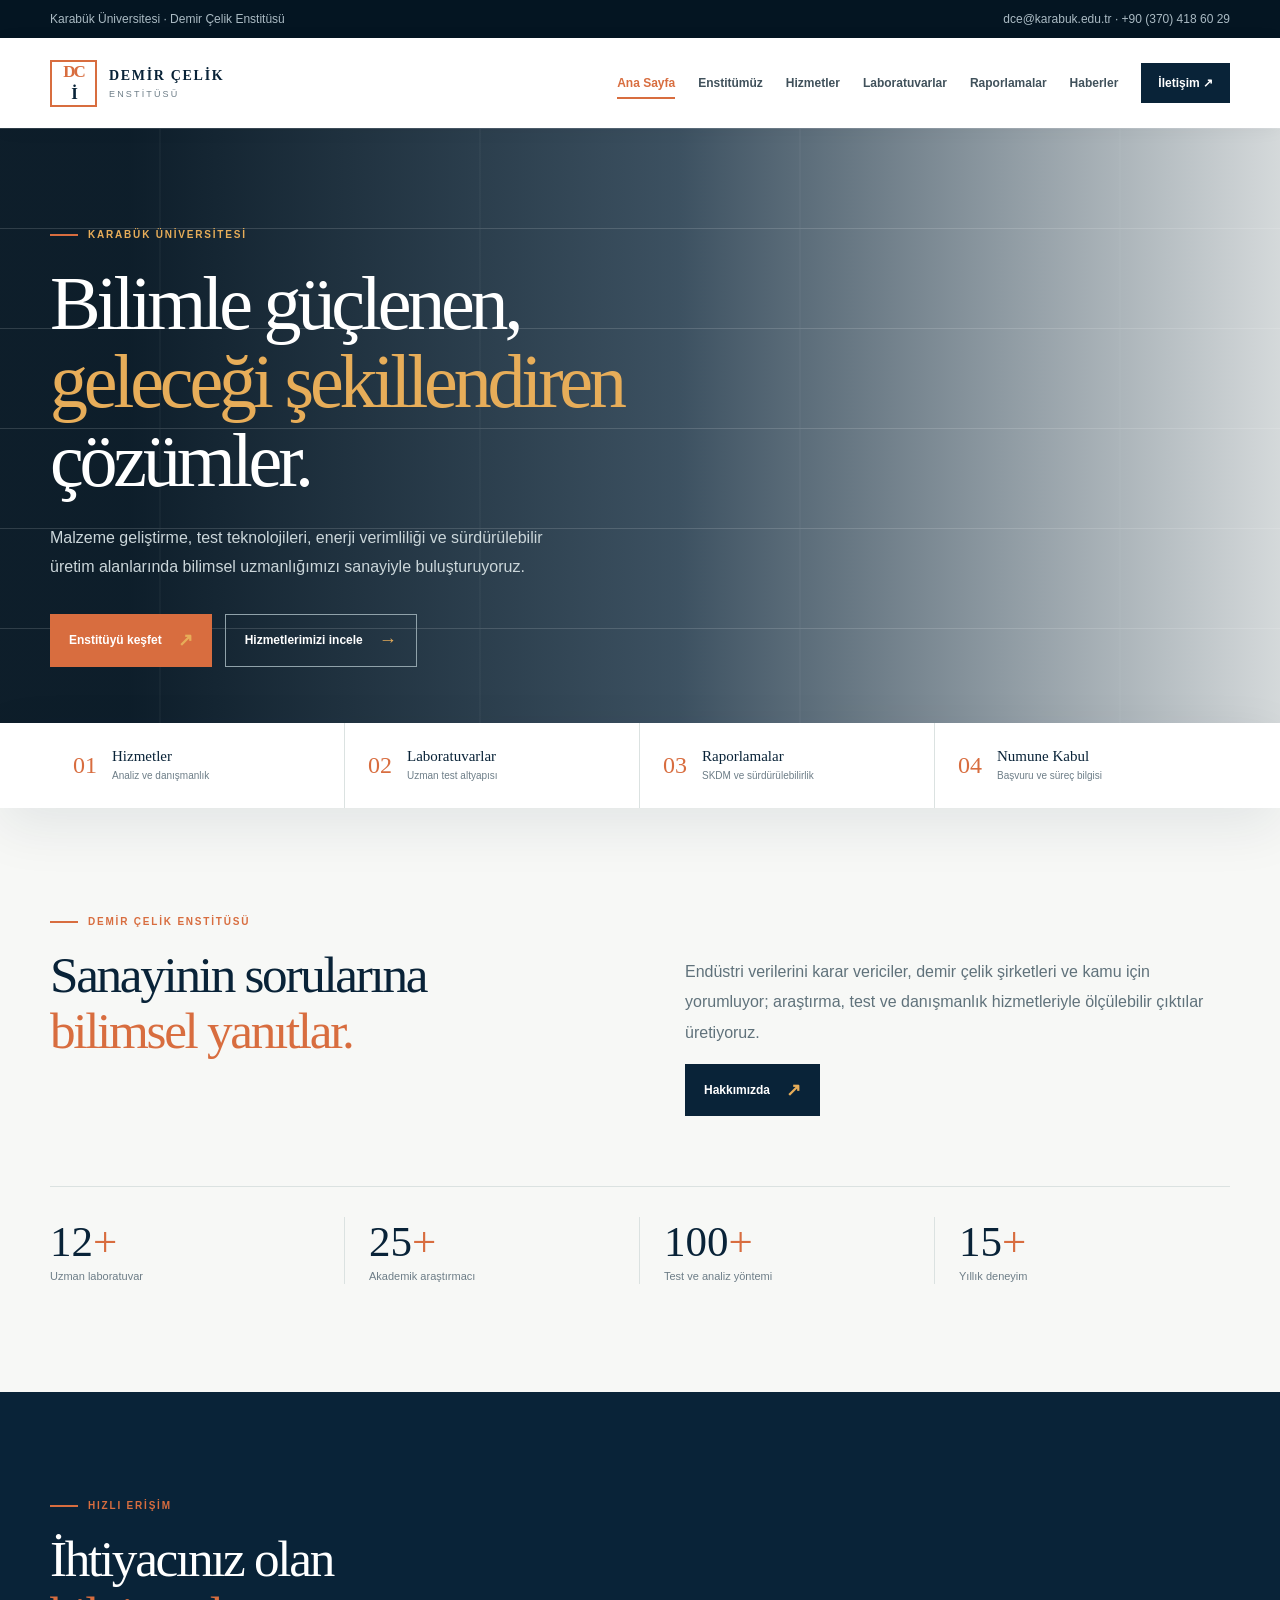
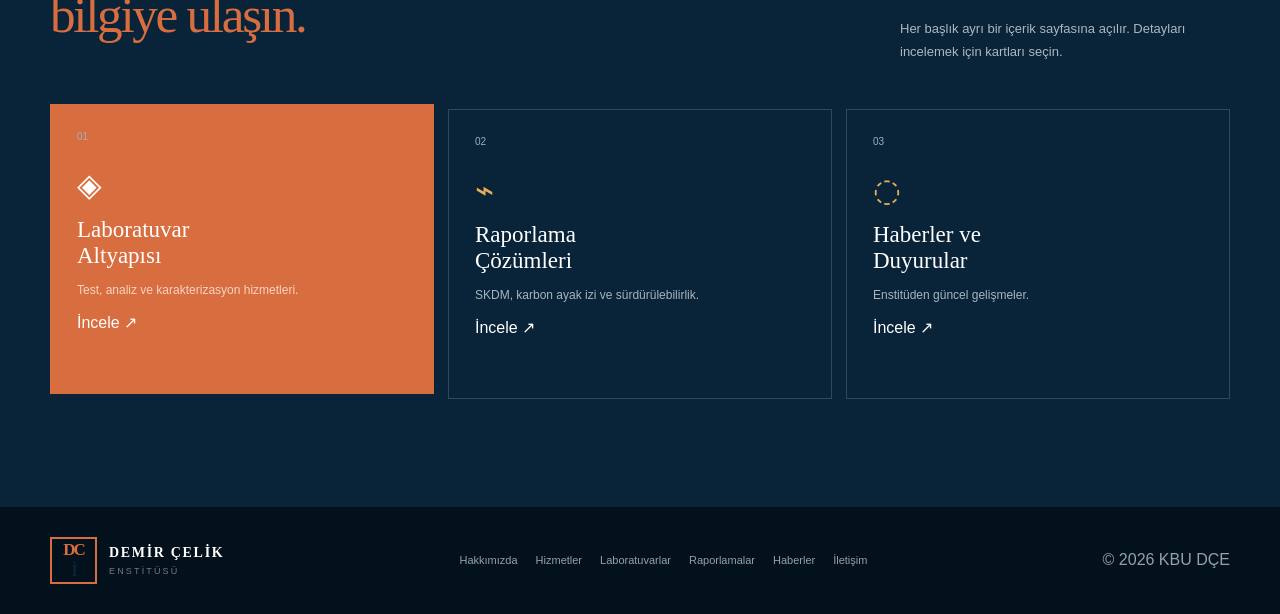
<file: index.html>
<!doctype html>
<html lang="tr">
<head>
  <meta charset="utf-8">
  <meta name="viewport" content="width=device-width, initial-scale=1">
  <meta name="description" content="Karabük Üniversitesi Demir Çelik Enstitüsü">
  <title>Demir Çelik Enstitüsü | Karabük Üniversitesi</title>
  <link rel="stylesheet" href="styles.css">
</head>
<body data-page="home">
  <div class="top"><div class="wrap"><span>Karabük Üniversitesi · Demir Çelik Enstitüsü</span><span class="right">dce@karabuk.edu.tr · +90 (370) 418 60 29</span></div></div>
  <header class="head"><div class="wrap">
    <a class="brand" href="index.html"><span class="logo">DC<i>İ</i></span><span><strong>DEMİR ÇELİK</strong><small>ENSTİTÜSÜ</small></span></a>
    <button class="mobile-btn" id="mobileBtn">☰</button>
    <nav class="nav" id="nav"><a class="current" href="index.html">Ana Sayfa</a><a href="about.html">Enstitümüz</a><a href="services.html">Hizmetler</a><a href="labs.html">Laboratuvarlar</a><a href="reporting.html">Raporlamalar</a><a href="news.html">Haberler</a><a class="contact-btn" href="contact.html">İletişim ↗</a></nav>
  </div></header>
  <main>
    <section class="hero"><div class="wrap"><div class="crumb">KARABÜK ÜNİVERSİTESİ</div><h1>Bilimle güçlenen,<br><em>geleceği şekillendiren</em><br>çözümler.</h1><p>Malzeme geliştirme, test teknolojileri, enerji verimliliği ve sürdürülebilir üretim alanlarında bilimsel uzmanlığımızı sanayiyle buluşturuyoruz.</p><div class="actions"><a class="btn rust" href="about.html">Enstitüyü keşfet <span>↗</span></a><a class="btn outline" href="services.html">Hizmetlerimizi incele <span>→</span></a></div></div></section>
    <section class="quick"><div class="wrap"><a href="services.html"><b>01</b><span><strong>Hizmetler</strong><small>Analiz ve danışmanlık</small></span></a><a href="labs.html"><b>02</b><span><strong>Laboratuvarlar</strong><small>Uzman test altyapısı</small></span></a><a href="reporting.html"><b>03</b><span><strong>Raporlamalar</strong><small>SKDM ve sürdürülebilirlik</small></span></a><a href="contact.html"><b>04</b><span><strong>Numune Kabul</strong><small>Başvuru ve süreç bilgisi</small></span></a></div></section>
    <section class="section"><div class="wrap split"><div><div class="eyebrow">DEMİR ÇELİK ENSTİTÜSÜ</div><h2>Sanayinin sorularına<br><em>bilimsel yanıtlar.</em></h2></div><div class="intro-text"><p>Endüstri verilerini karar vericiler, demir çelik şirketleri ve kamu için yorumluyor; araştırma, test ve danışmanlık hizmetleriyle ölçülebilir çıktılar üretiyoruz.</p><a class="btn dark" href="about.html">Hakkımızda <span>↗</span></a></div></div><div class="wrap stats"><div class="stat"><b>12<i>+</i></b><span>Uzman laboratuvar</span></div><div class="stat"><b>25<i>+</i></b><span>Akademik araştırmacı</span></div><div class="stat"><b>100<i>+</i></b><span>Test ve analiz yöntemi</span></div><div class="stat"><b>15<i>+</i></b><span>Yıllık deneyim</span></div></div></section>
    <section class="section blue"><div class="wrap"><div class="section-head"><div><div class="eyebrow">HIZLI ERİŞİM</div><h2>İhtiyacınız olan<br><em>bilgiye ulaşın.</em></h2></div><p>Her başlık ayrı bir içerik sayfasına açılır. Detayları incelemek için kartları seçin.</p></div><div class="cards"><a class="card feature" href="labs.html"><span class="card-num">01</span><div class="card-icon">◈</div><h3>Laboratuvar<br>Altyapısı</h3><p>Test, analiz ve karakterizasyon hizmetleri.</p><span>İncele ↗</span></a><a class="card" href="reporting.html"><span class="card-num">02</span><div class="card-icon">⌁</div><h3>Raporlama<br>Çözümleri</h3><p>SKDM, karbon ayak izi ve sürdürülebilirlik.</p><span>İncele ↗</span></a><a class="card" href="news.html"><span class="card-num">03</span><div class="card-icon">◌</div><h3>Haberler ve<br>Duyurular</h3><p>Enstitüden güncel gelişmeler.</p><span>İncele ↗</span></a></div></div></section>
  </main>
  <footer class="footer"><div class="wrap"><a class="brand" href="index.html"><span class="logo">DC<i>İ</i></span><span><strong style="color:#fff">DEMİR ÇELİK</strong><small>ENSTİTÜSÜ</small></span></a><div class="footer-links"><a href="about.html">Hakkımızda</a><a href="services.html">Hizmetler</a><a href="labs.html">Laboratuvarlar</a><a href="reporting.html">Raporlamalar</a><a href="news.html">Haberler</a><a href="contact.html">İletişim</a></div><span>© 2026 KBU DÇE</span></div></footer>
  <script src="script.js"></script>
</body>
</html>
</file>
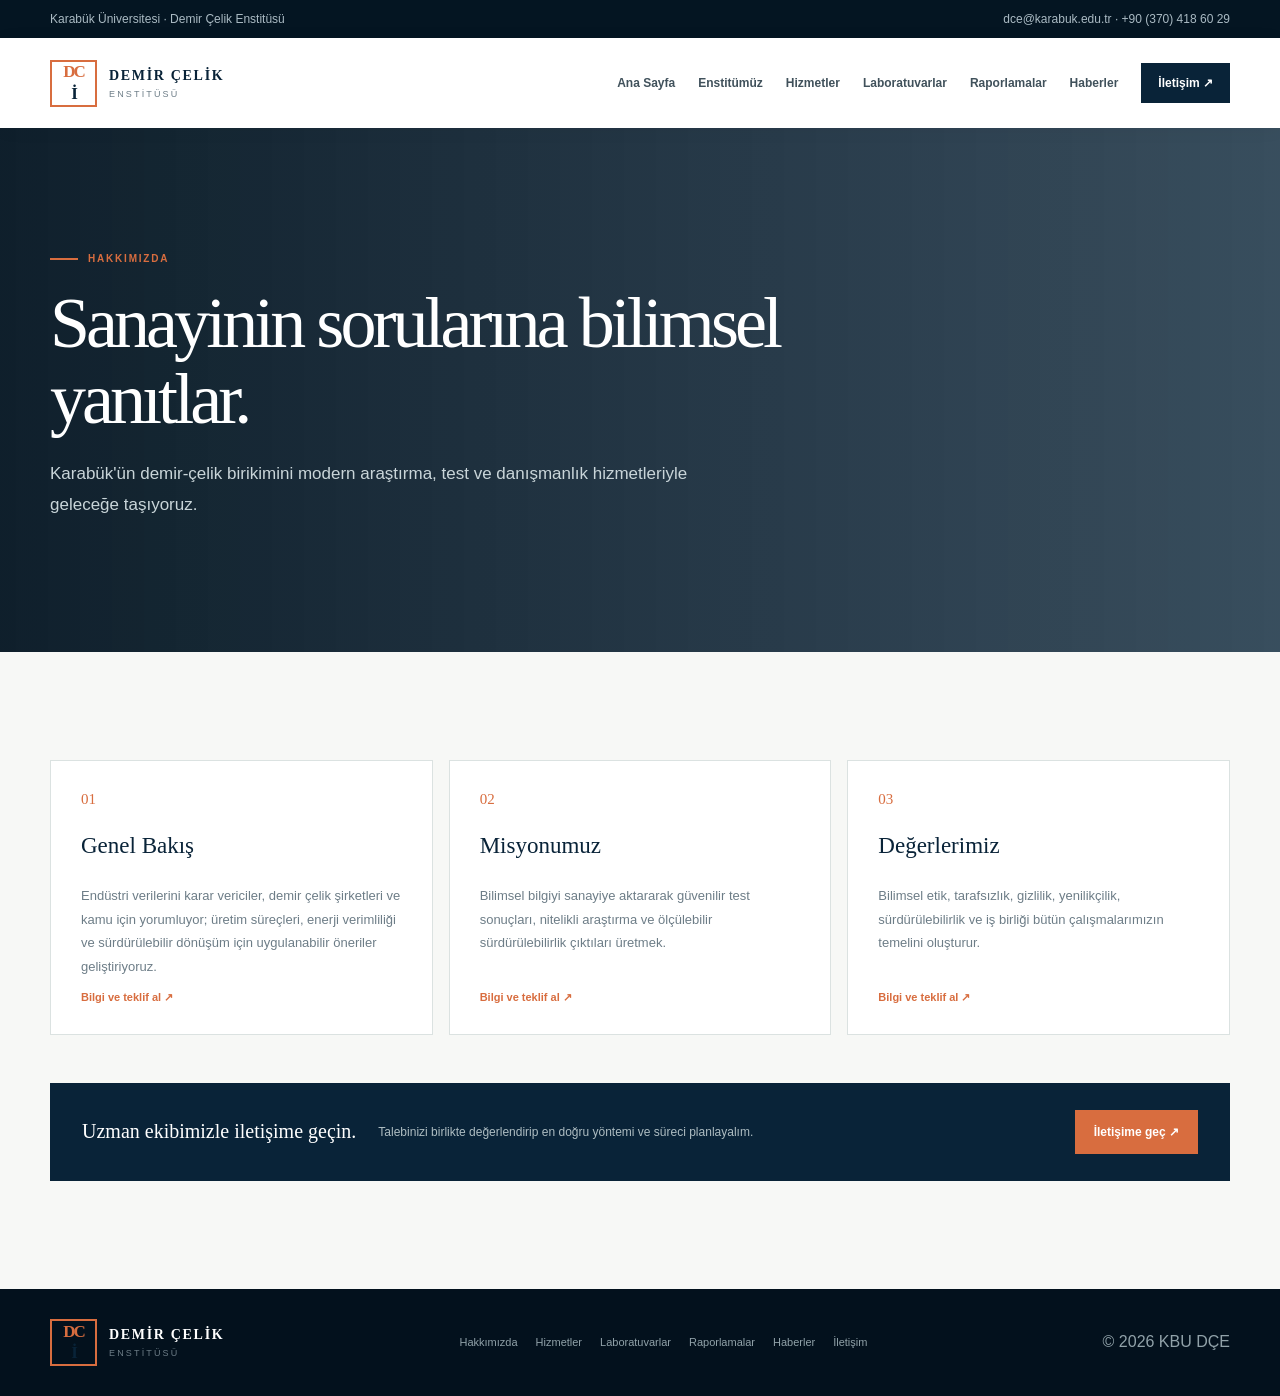
<file: about.html>
<!doctype html>
<html lang="tr">
<head>
  <meta charset="utf-8">
  <meta name="viewport" content="width=device-width, initial-scale=1">
  <title>Hakkımızda | Demir Çelik Enstitüsü</title>
  <link rel="stylesheet" href="styles.css">
</head>
<body data-page="about">
  <script src="script.js"></script>
</body>
</html>
</file>
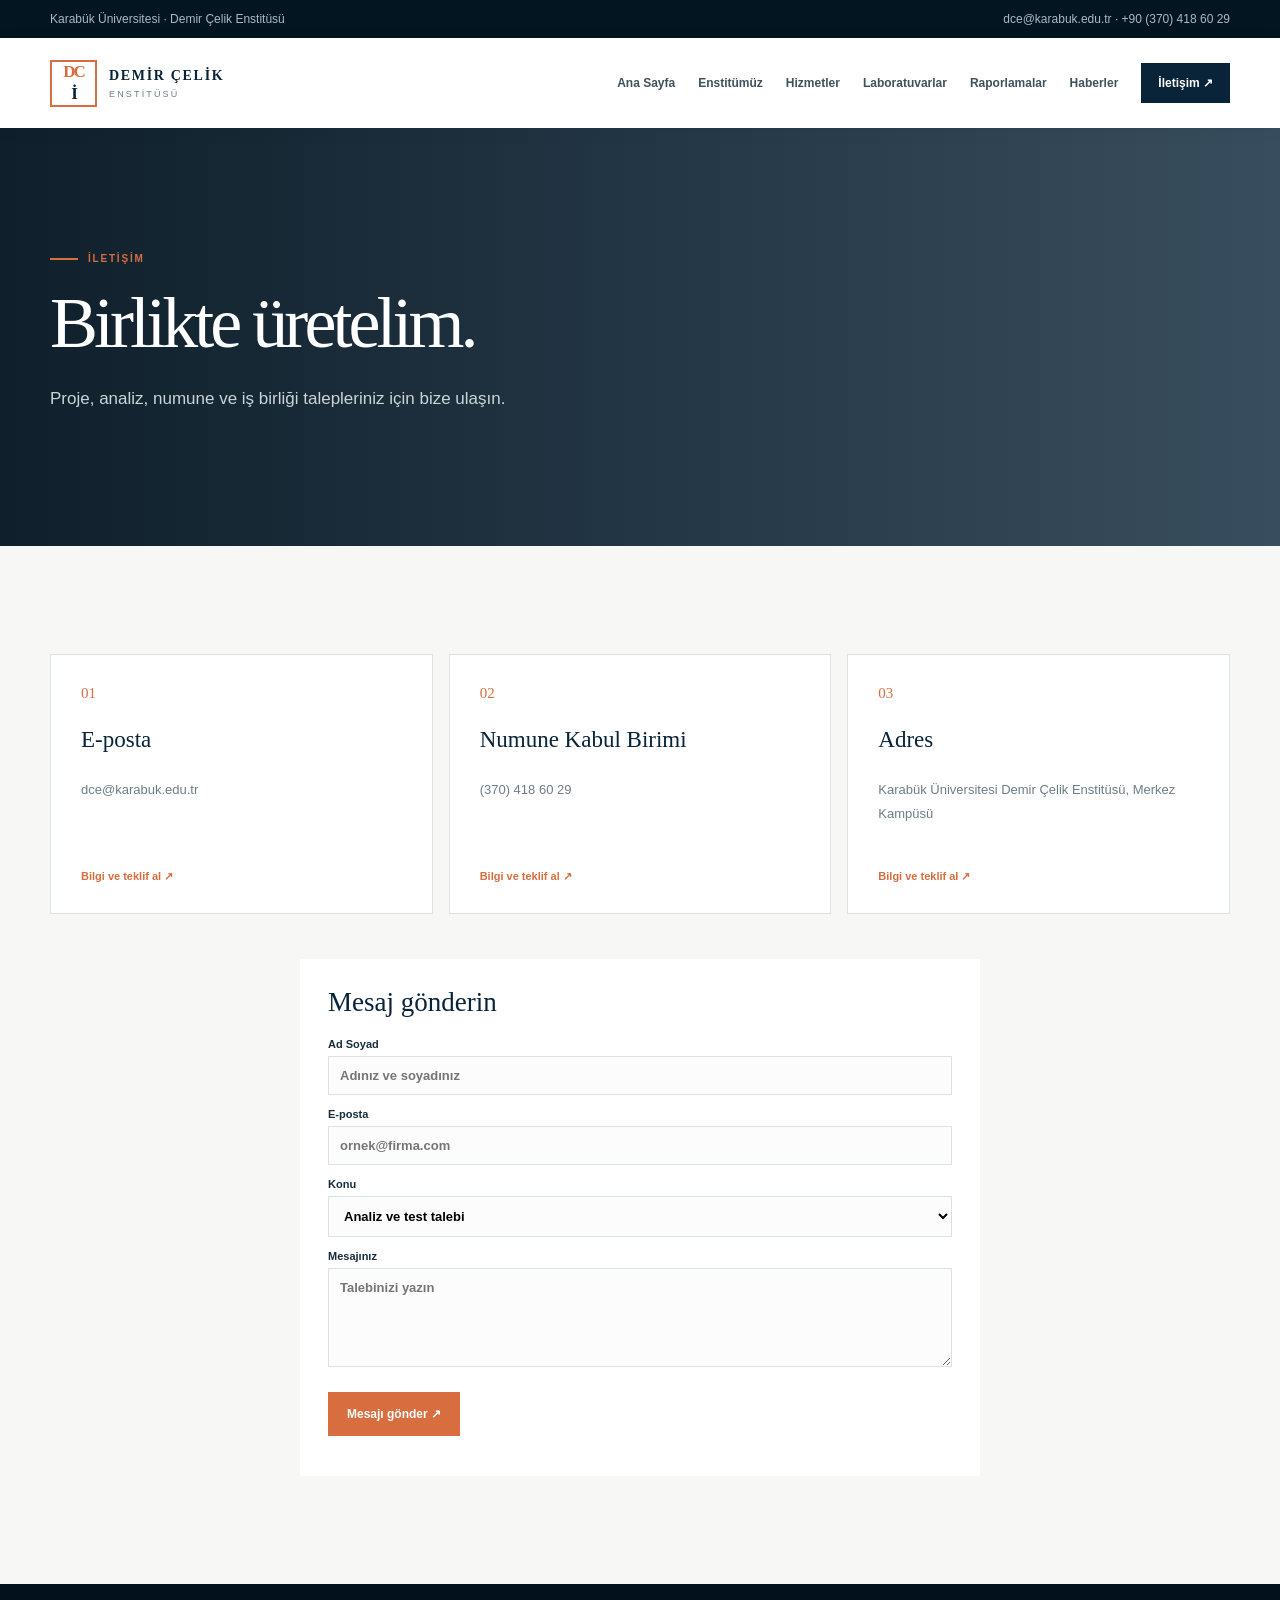
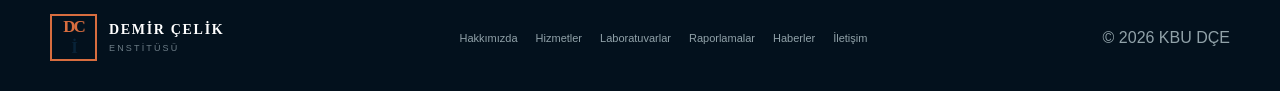
<file: contact.html>
<!doctype html>
<html lang="tr">
<head>
  <meta charset="utf-8">
  <meta name="viewport" content="width=device-width, initial-scale=1">
  <title>İletişim | Demir Çelik Enstitüsü</title>
  <link rel="stylesheet" href="styles.css">
</head>
<body data-page="contact">
  <script src="script.js"></script>
</body>
</html>
</file>
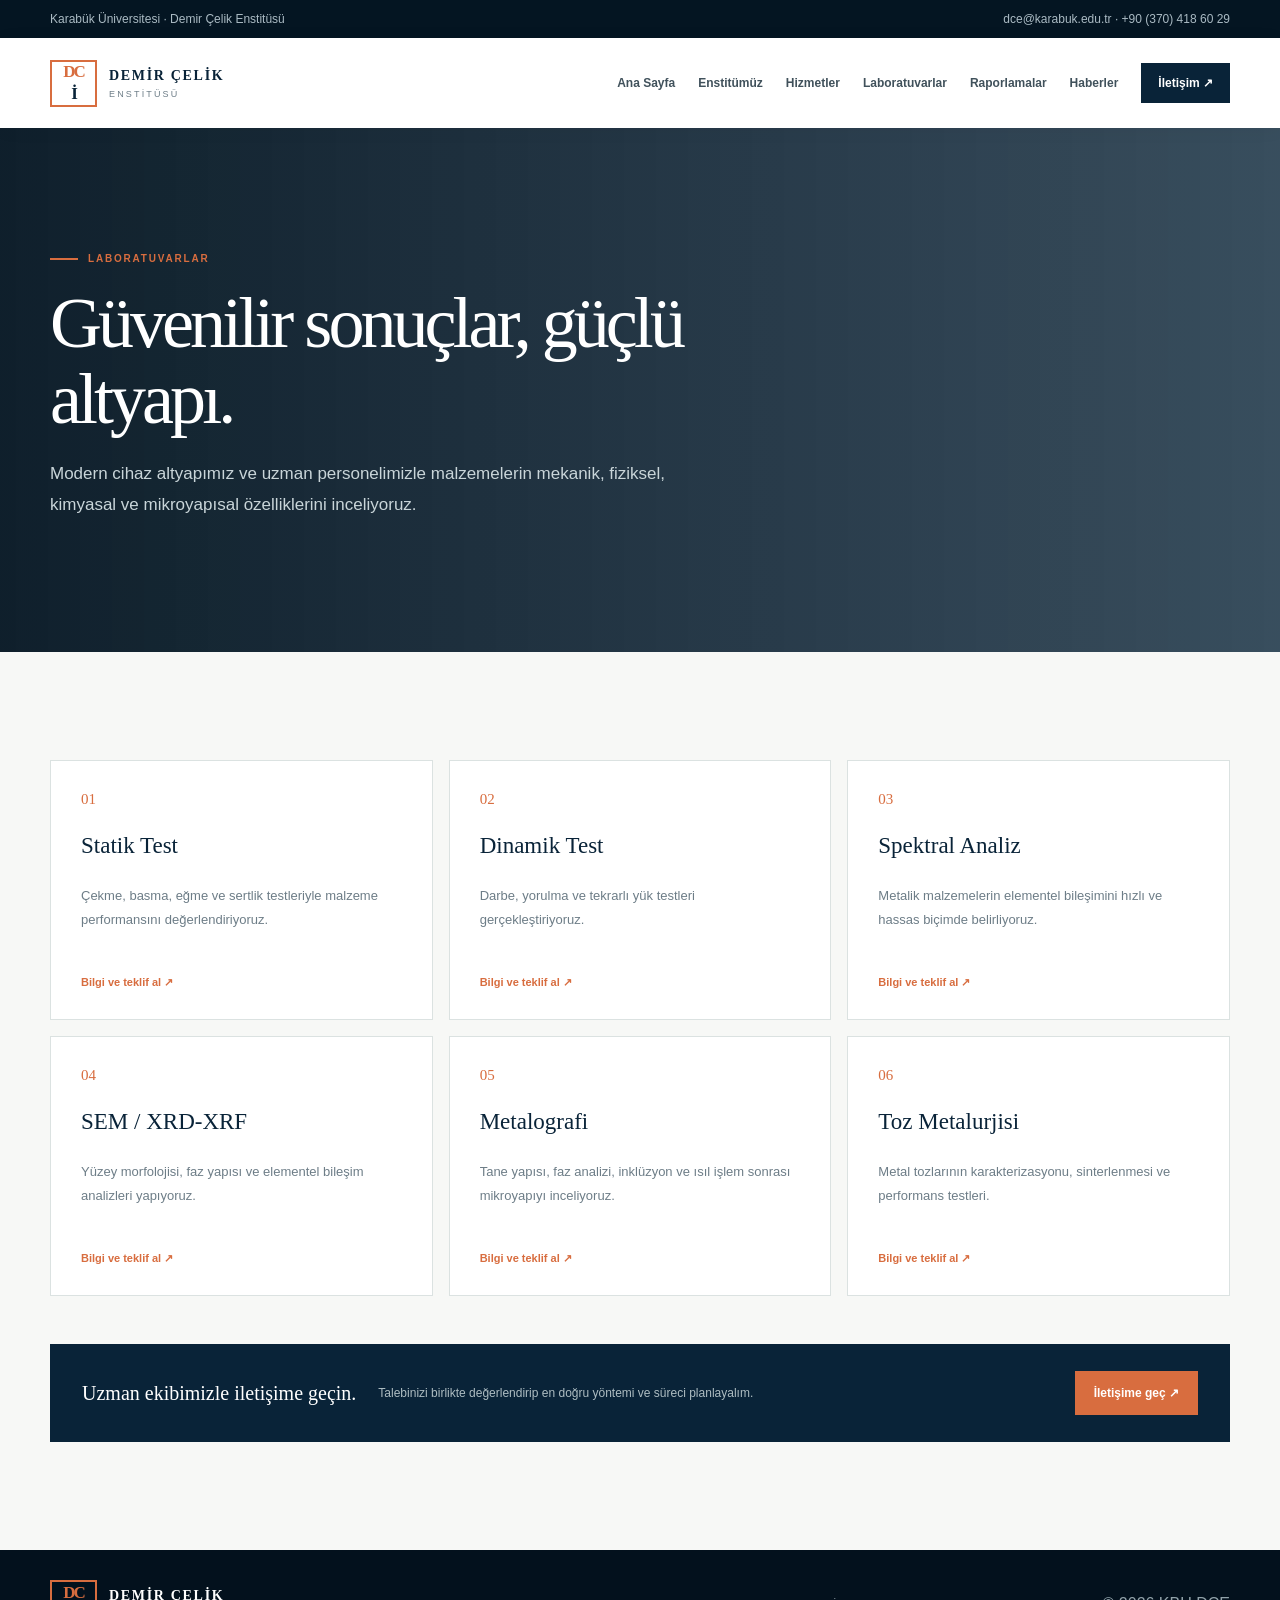
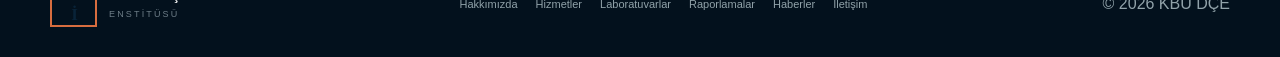
<file: labs.html>
<!doctype html>
<html lang="tr">
<head>
  <meta charset="utf-8">
  <meta name="viewport" content="width=device-width, initial-scale=1">
  <title>Laboratuvarlar | Demir Çelik Enstitüsü</title>
  <link rel="stylesheet" href="styles.css">
</head>
<body data-page="labs">
  <script src="script.js"></script>
</body>
</html>
</file>
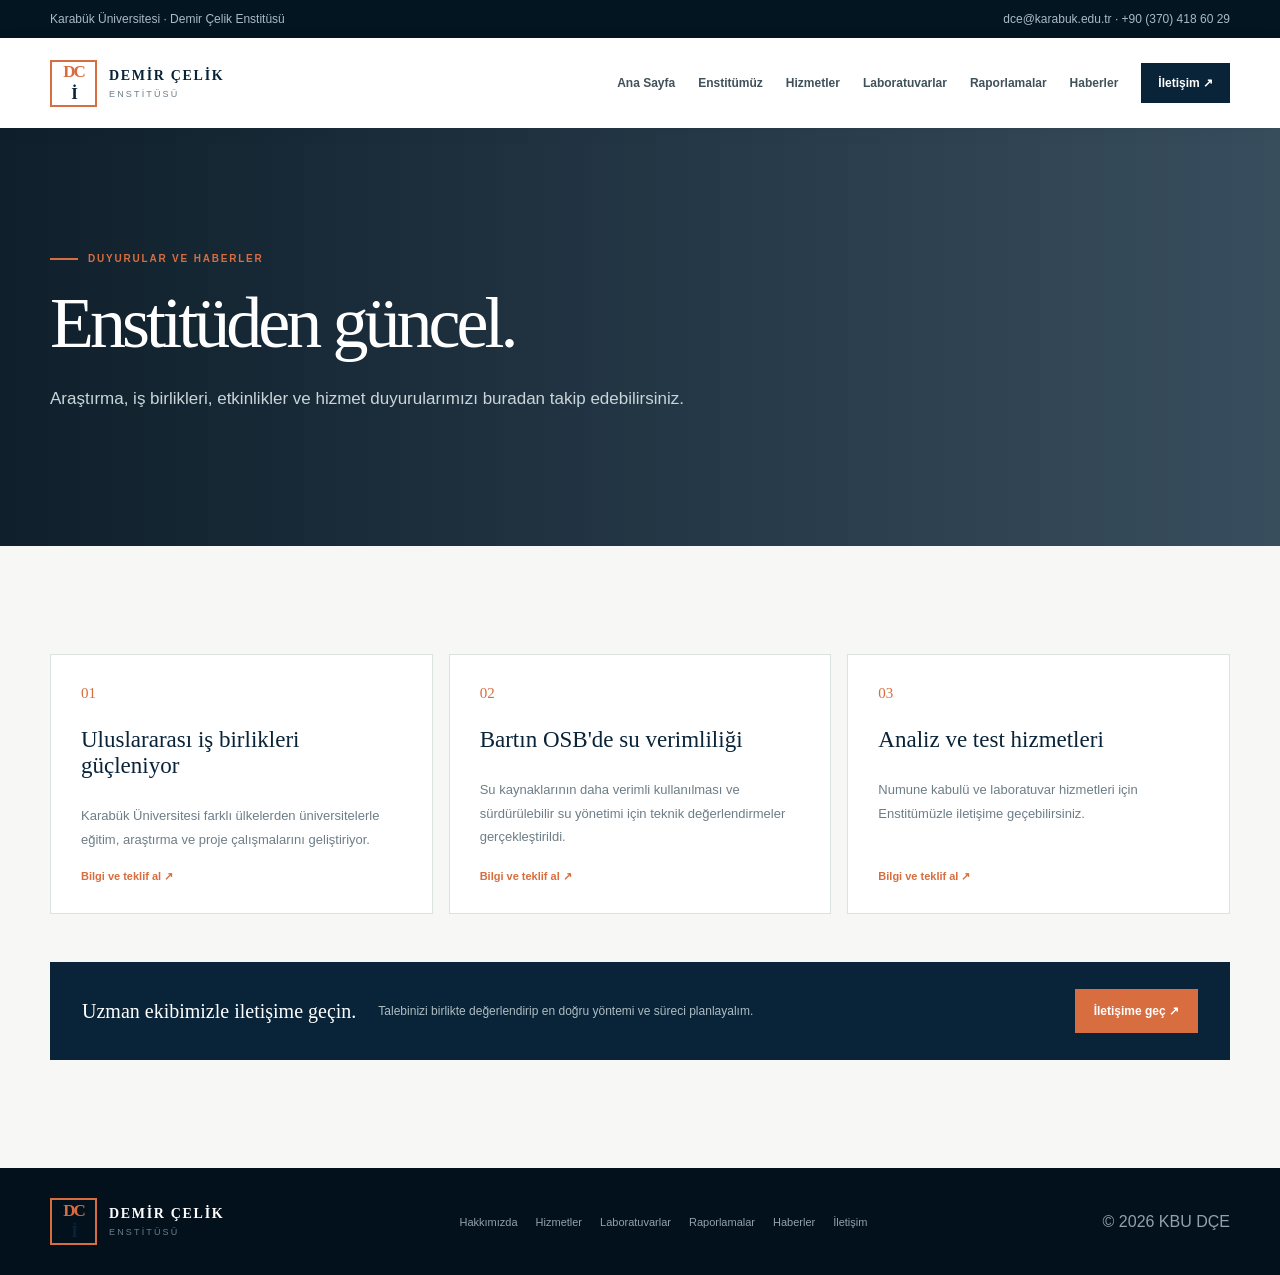
<file: news.html>
<!doctype html>
<html lang="tr">
<head>
  <meta charset="utf-8">
  <meta name="viewport" content="width=device-width, initial-scale=1">
  <title>Haberler ve Duyurular | Demir Çelik Enstitüsü</title>
  <link rel="stylesheet" href="styles.css">
</head>
<body data-page="news">
  <script src="script.js"></script>
</body>
</html>
</file>
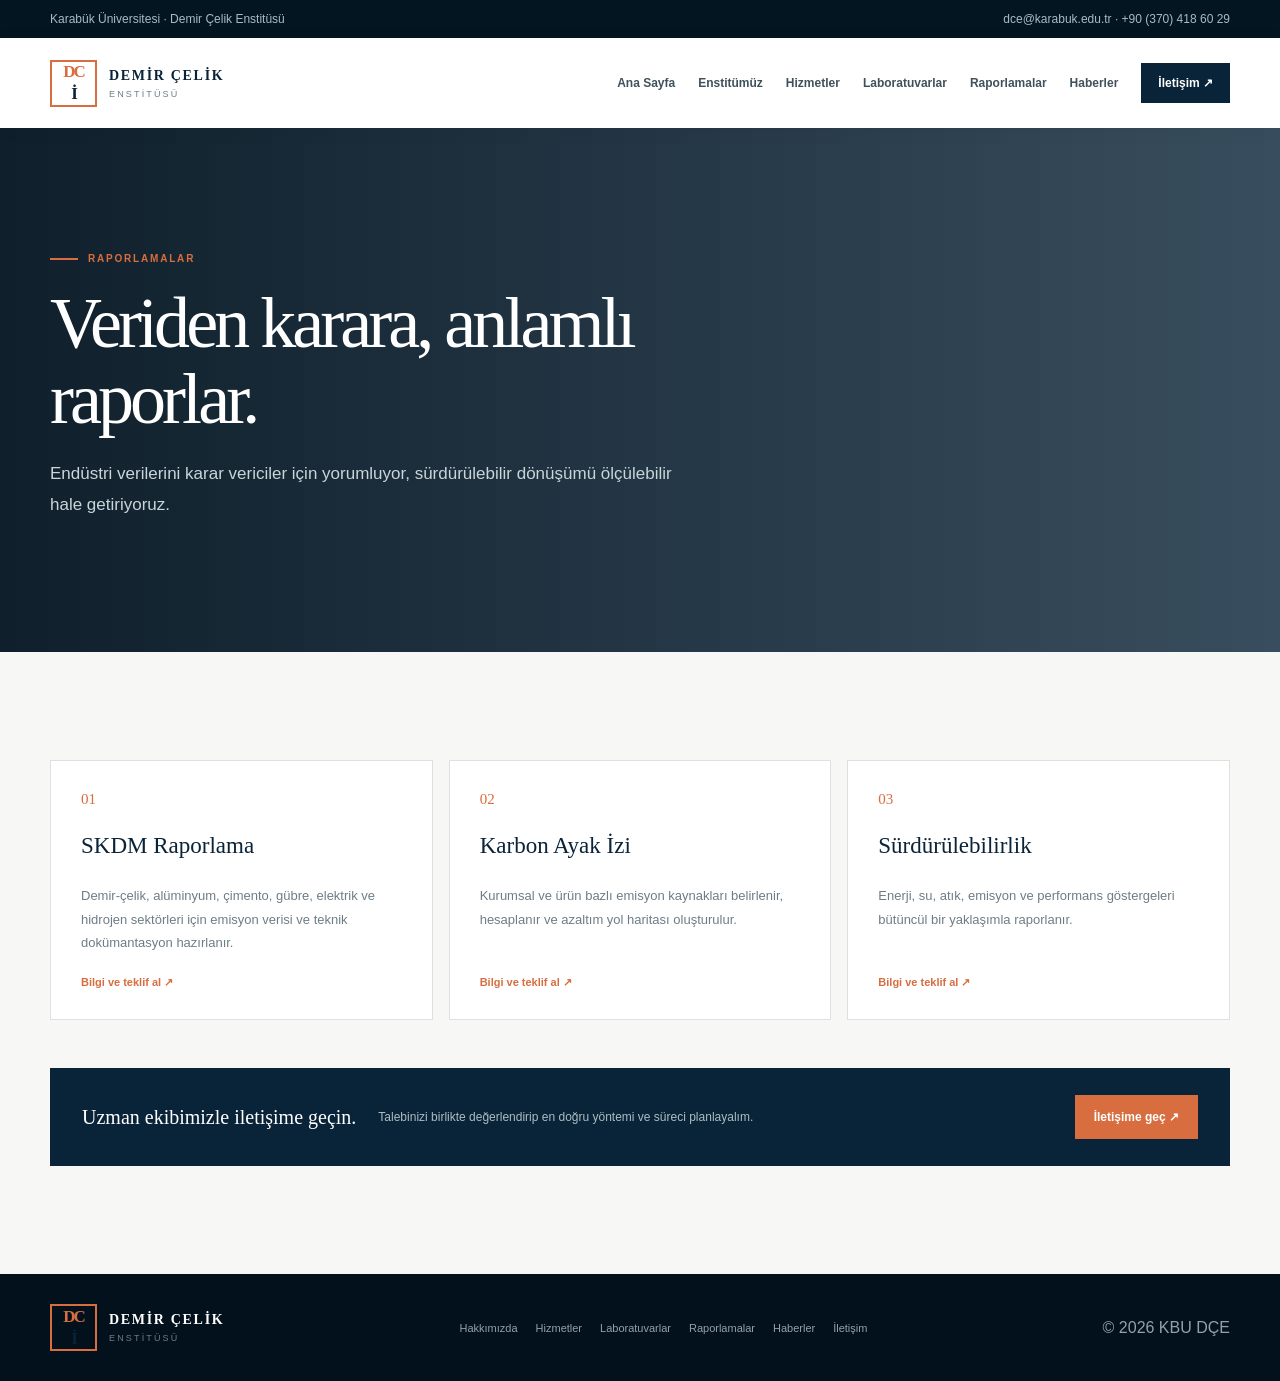
<file: reporting.html>
<!doctype html>
<html lang="tr">
<head>
  <meta charset="utf-8">
  <meta name="viewport" content="width=device-width, initial-scale=1">
  <title>Raporlamalar | Demir Çelik Enstitüsü</title>
  <link rel="stylesheet" href="styles.css">
</head>
<body data-page="reporting">
  <script src="script.js"></script>
</body>
</html>
</file>
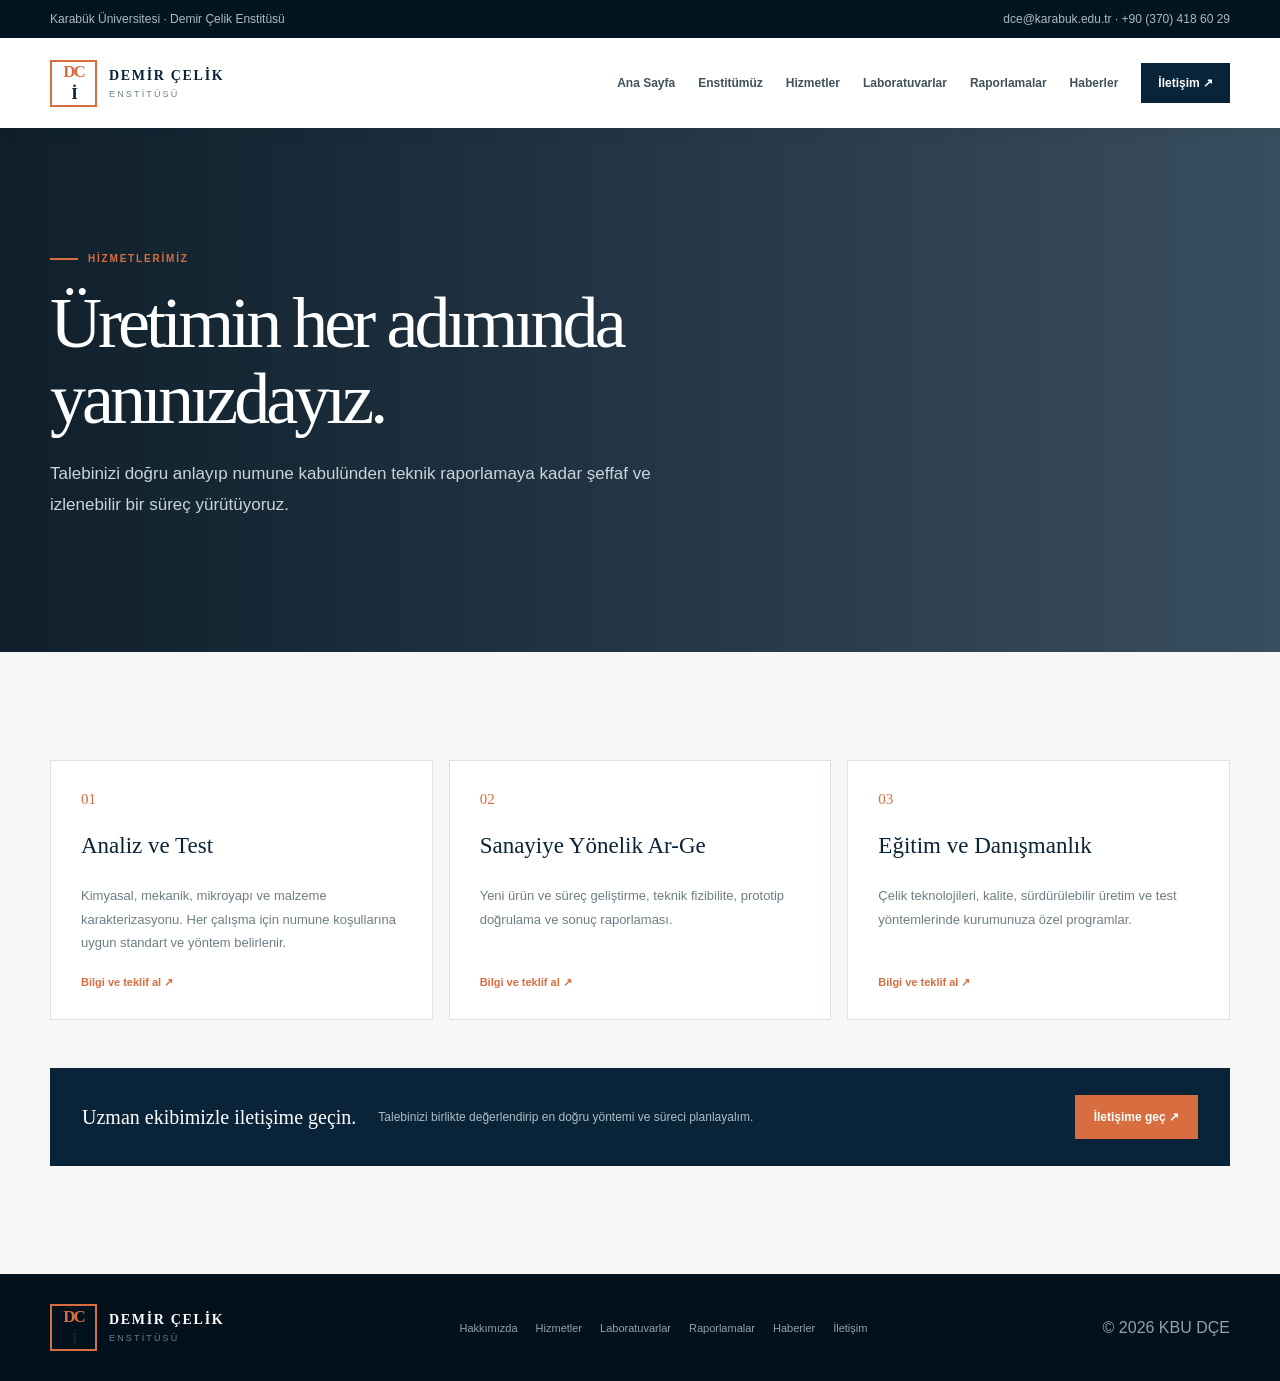
<file: services.html>
<!doctype html>
<html lang="tr">
<head>
  <meta charset="utf-8">
  <meta name="viewport" content="width=device-width, initial-scale=1">
  <title>Hizmetler | Demir Çelik Enstitüsü</title>
  <link rel="stylesheet" href="styles.css">
</head>
<body data-page="services">
  <script src="script.js"></script>
</body>
</html>
</file>
<file: styles.css>
:root {
  --navy:#092338;
  --deep:#041522;
  --blue:#155a7a;
  --rust:#d86d3f;
  --gold:#e7ad59;
  --paper:#f7f8f6;
  --ink:#172d3d;
  --muted:#6d7d87;
  --line:#dbe2e1;
  --white:#fff;
  --shadow:0 18px 55px #09233816;
}
* {
  box-sizing:border-box;
}
html {
  scroll-behavior:smooth;
}
body {
  margin:0;
  background:var(--paper);
  color:var(--ink);
  font-family:"DM Sans",sans-serif;
}
body.lock {
  overflow:hidden;
}
a {
  text-decoration:none;
  color:inherit;
}
button,input,select,textarea {
  font:inherit;
}
button {
  cursor:pointer;
}
.wrap {
  width:min(1180px,calc(100% - 48px));
  margin:auto;
}
.top {
  background:var(--deep);
  color:#aabac3;
  font-size:12px;
}
.top .wrap {
  height:38px;
  display:flex;
  justify-content:space-between;
  align-items:center;
}
.top a {
  margin-left:22px;
}
.top a:hover {
  color:#fff;
}
.head {
  background:#fff;
  position:sticky;
  top:0;
  z-index:30;
  box-shadow:0 2px 18px #061c2b0b;
}
.head .wrap {
  height:90px;
  display:flex;
  align-items:center;
  justify-content:space-between;
}
.brand {
  display:flex;
  gap:12px;
  align-items:center;
}
.logo {
  height:47px;
  width:47px;
  border:2px solid var(--rust);
  display:grid;
  place-items:center;
  font:700 17px "Space Grotesk";
  color:var(--rust);
  letter-spacing:-2px;
}
.logo i {
  font-style:normal;
  color:var(--navy);
}
.brand strong,.brand small {
  display:block;
}
.brand strong {
  font:700 14px "Space Grotesk";
  letter-spacing:.12em;
  color:var(--navy);
}
.brand small {
  font-size:9px;
  letter-spacing:.24em;
  color:var(--muted);
  margin-top:5px;
}
.nav {
  display:flex;
  align-items:center;
  gap:23px;
  font-size:12px;
  font-weight:600;
  color:#40515b;
}
.nav>a,.nav>button {
  border:0;
  background:none;
  padding:34px 0;
  position:relative;
  color:inherit;
}
.nav>a:hover,.nav>button:hover,.nav .current {
  color:var(--rust);
}
.nav .current:after {
  content:"";
  height:2px;
  background:var(--rust);
  position:absolute;
  left:0;
  right:0;
  bottom:25px;
}
.nav .contact-btn {
  padding:13px 17px;
  background:var(--navy);
  color:#fff;
}
.nav .contact-btn:after {
  display:none;
}
.has-menu:after {
  content:"⌄";
  font-size:14px;
  margin-left:5px;
  color:var(--rust);
}
.mega {
  display:none;
  position:absolute;
  left:0;
  right:0;
  top:128px;
  background:#fff;
  border-top:2px solid var(--rust);
  box-shadow:var(--shadow);
  padding:30px 0;
}
.mega.open {
  display:block;
}
.mega-grid {
  display:grid;
  grid-template-columns:1.2fr repeat(3,1fr);
  gap:30px;
}
.mega-intro h3 {
  font:500 25px "Space Grotesk";
  margin:0 0 12px;
  color:var(--navy);
}
.mega-intro p {
  font-size:12px;
  line-height:1.7;
  color:var(--muted);
  max-width:230px;
}
.mega-col {
  border-left:1px solid var(--line);
  padding-left:22px;
}
.mega-col strong {
  display:block;
  color:var(--rust);
  font-size:10px;
  letter-spacing:.16em;
  margin-bottom:13px;
}
.mega-col a {
  display:block;
  font-size:13px;
  padding:7px 0;
  color:#49606c;
}
.mega-col a:hover {
  color:var(--rust);
}
.mobile-btn {
  display:none;
  border:0;
  background:none;
  font-size:25px;
  color:var(--navy);
}
.hero {
  min-height:640px;
  color:#fff;
  position:relative;
  display:flex;
  align-items:center;
  background:linear-gradient(90deg,#041522f5 10%,#092338c8 53%,#09233825),url("https://images.unsplash.com/photo-1504917595217-d4dc5ebe6122?auto=format&fit=crop&w=2200&q=85") center/cover;
}
.hero:after {
  content:"";
  position:absolute;
  inset:0;
  opacity:.14;
  background-image:linear-gradient(90deg,transparent 49.8%,#fff 50%,transparent 50.2%),linear-gradient(#fff 1px,transparent 1px);
  background-size:25% 100%,100% 100px;
}
.hero .wrap {
  position:relative;
  z-index:1;
}
.crumb {
  font-size:10px;
  letter-spacing:.18em;
  color:var(--gold);
  display:flex;
  align-items:center;
  gap:10px;
  font-weight:700;
}
.crumb:before {
  content:"";
  width:28px;
  height:2px;
  background:var(--rust);
}
.hero h1 {
  font:500 clamp(42px,6vw,76px)/1.03 "Space Grotesk";
  letter-spacing:-.055em;
  max-width:720px;
  margin:24px 0;
}
.hero h1 em {
  font-style:normal;
  color:var(--gold);
}
.hero p {
  max-width:510px;
  color:#cbd6da;
  font-size:16px;
  line-height:1.85;
}
.actions {
  display:flex;
  gap:13px;
  margin-top:32px;
}
.btn {
  display:inline-flex;
  align-items:center;
  gap:16px;
  padding:15px 19px;
  border:0;
  font-weight:700;
  font-size:12px;
}
.btn.rust {
  background:var(--rust);
  color:#fff;
}
.btn.outline {
  border:1px solid #90a2aa;
  color:#fff;
  background:transparent;
}
.btn.dark {
  background:var(--navy);
  color:#fff;
}
.btn span {
  font-size:18px;
  color:var(--gold);
}
.quick {
  background:#fff;
  box-shadow:var(--shadow);
  margin-top:-45px;
  position:relative;
  z-index:3;
}
.quick .wrap {
  display:grid;
  grid-template-columns:repeat(4,1fr);
}
.quick a {
  padding:25px 23px;
  border-right:1px solid var(--line);
  display:flex;
  gap:15px;
  align-items:center;
}
.quick a:last-child {
  border:0;
}
.quick b {
  color:var(--rust);
  font:500 24px "Space Grotesk";
}
.quick strong {
  display:block;
  font:500 15px "Space Grotesk";
  color:var(--navy);
}
.quick small {
  color:var(--muted);
  font-size:10px;
}
.section {
  padding:108px 0;
}
.split {
  display:grid;
  grid-template-columns:1fr 1fr;
  gap:90px;
  align-items:start;
}
.eyebrow {
  color:var(--rust);
  font-weight:700;
  font-size:10px;
  letter-spacing:.18em;
  display:flex;
  gap:10px;
  align-items:center;
}
.eyebrow:before {
  content:"";
  height:2px;
  width:28px;
  background:var(--rust);
}
h2 {
  font:500 clamp(34px,4vw,52px)/1.1 "Space Grotesk";
  letter-spacing:-.045em;
  margin:20px 0;
  color:var(--navy);
}
h2 em {
  font-style:normal;
  color:var(--rust);
}
.intro-text {
  padding-top:25px;
}
.intro-text p,.section-copy {
  font-size:16px;
  line-height:1.9;
  color:#60727b;
}
.stats {
  display:grid;
  grid-template-columns:repeat(4,1fr);
  border-top:1px solid var(--line);
  margin-top:70px;
  padding-top:30px;
}
.stat {
  border-right:1px solid var(--line);
  padding-left:24px;
}
.stat:first-child {
  padding-left:0;
}
.stat:last-child {
  border:0;
}
.stat b {
  font:500 43px "Space Grotesk";
  display:block;
  color:var(--navy);
}
.stat b i {
  font-style:normal;
  color:var(--rust);
}
.stat span {
  font-size:11px;
  color:var(--muted);
}
.blue {
  background:var(--navy);
  color:#fff;
}
.blue h2 {
  color:#fff;
}
.blue .section-copy {
  color:#aebec5;
}
.section-head {
  display:flex;
  justify-content:space-between;
  gap:40px;
  align-items:end;
  margin-bottom:45px;
}
.section-head>p {
  max-width:330px;
  color:#a9b9c1;
  font-size:13px;
  line-height:1.8;
  margin:0;
}
.cards {
  display:grid;
  grid-template-columns:repeat(3,1fr);
  gap:14px;
}
.card {
  border:1px solid #2b4a5e;
  padding:26px;
  min-height:290px;
  display:flex;
  flex-direction:column;
  transition:.25s;
}
.card:hover,.card.feature {
  background:var(--rust);
  border-color:var(--rust);
  transform:translateY(-5px);
}
.card-num {
  font-size:10px;
  color:#9fb0b7;
}
.card-icon {
  font-size:32px;
  color:var(--gold);
  margin:24px 0 13px;
}
.card.feature .card-icon,.card:hover .card-icon {
  color:#fff;
}
.card h3 {
  font:500 23px/1.12 "Space Grotesk";
  margin:0;
  color:#fff;
}
.card p {
  color:#a7b6bd;
  font-size:12px;
  line-height:1.7;
}
.card:hover p,.card.feature p {
  color:#f5d4c5;
}
.card a {
  margin-top:auto;
  color:var(--gold);
  font-size:11px;
  font-weight:700;
}
.card:hover a,.card.feature a {
  color:#fff;
}
.band {
  background:#e9ece9;
}
.service-grid {
  display:grid;
  grid-template-columns:1.1fr .9fr;
  gap:80px;
}
.service-list {
  border-top:1px solid #cbd5d2;
}
.service-item {
  display:grid;
  grid-template-columns:45px 1fr 20px;
  gap:18px;
  padding:22px 5px;
  border-bottom:1px solid #cbd5d2;
  align-items:start;
}
.service-item b {
  color:var(--rust);
  font:500 13px "Space Grotesk";
}
.service-item h3 {
  font:500 19px "Space Grotesk";
  margin:0 0 7px;
}
.service-item p {
  font-size:12px;
  color:var(--muted);
  line-height:1.6;
  margin:0;
}
.service-item>span {
  color:var(--rust);
  font-size:20px;
}
.feature-image {
  min-height:430px;
  background:linear-gradient(0deg,#092338d9,#09233810),url("https://images.unsplash.com/photo-1565610222536-ef125c59da2e?auto=format&fit=crop&w=1000&q=85") center/cover;
  position:relative;
  color:#fff;
}
.feature-image div {
  position:absolute;
  bottom:35px;
  left:32px;
  font:500 27px/1.1 "Space Grotesk";
}
.feature-image small {
  display:block;
  color:var(--gold);
  font:700 10px "DM Sans";
  letter-spacing:.16em;
  margin-bottom:13px;
}
.lab-grid {
  display:grid;
  grid-template-columns:repeat(4,1fr);
  gap:14px;
}
.detail-grid {
  display:grid;
  grid-template-columns:1fr 1fr;
  gap:14px;
}
.lab {
  background:#fff;
  border:1px solid var(--line);
  padding:24px;
  min-height:180px;
  transition:.25s;
}
.lab:hover {
  border-color:var(--rust);
  box-shadow:var(--shadow);
  transform:translateY(-4px);
}
.lab .lab-no {
  color:var(--rust);
  font:500 14px "Space Grotesk";
}
.lab h3 {
  font:500 18px/1.2 "Space Grotesk";
  color:var(--navy);
  margin:20px 0 13px;
}
.lab p {
  font-size:12px;
  line-height:1.65;
  color:var(--muted);
}
.lab a,.back-link {
  font-size:11px;
  color:var(--rust);
  font-weight:700;
  display:inline-block;
  margin-top:14px;
}
.people {
  background:#eef1f0;
}
.people-grid {
  display:grid;
  grid-template-columns:repeat(3,1fr);
  gap:16px;
}
.person {
  background:#fff;
  border:1px solid var(--line);
  padding:22px;
}
.avatar {
  height:110px;
  background:linear-gradient(135deg,#d9e3e2,#8fa9ad);
  display:grid;
  place-items:center;
  color:#fff;
  font:600 33px "Space Grotesk";
  margin-bottom:17px;
}
.person h3 {
  font:500 17px "Space Grotesk";
  margin:0;
  color:var(--navy);
}
.person p {
  font-size:11px;
  color:var(--rust);
  margin:7px 0;
}
.person small {
  font-size:11px;
  line-height:1.6;
  color:var(--muted);
}
.news-grid {
  display:grid;
  grid-template-columns:1.3fr 1fr 1fr;
  gap:18px;
}
.news {
  background:#fff;
}
.news-img {
  height:185px;
  background-size:cover;
  background-position:center;
}
.news:first-child .news-img {
  height:235px;
}
.n1 {
  background-image:url("https://images.unsplash.com/photo-1581094794329-c8112a89af12?auto=format&fit=crop&w=900&q=80");
}
.n2 {
  background-image:url("https://images.unsplash.com/photo-1535378917042-10a22c95931a?auto=format&fit=crop&w=700&q=80");
}
.n3 {
  background-image:url("https://images.unsplash.com/photo-1504384308090-c894fdcc538d?auto=format&fit=crop&w=700&q=80");
}
.news-body {
  padding:21px;
}
.news-date {
  font-size:10px;
  color:var(--rust);
  letter-spacing:.13em;
}
.news h3 {
  font:500 17px/1.35 "Space Grotesk";
  color:var(--navy);
  margin:11px 0 23px;
}
.news a {
  font-size:11px;
  font-weight:700;
  color:var(--rust);
}
.reports {
  background:var(--deep);
  color:#fff;
}
.report-grid {
  display:grid;
  grid-template-columns:repeat(3,1fr);
  gap:14px;
}
.report {
  border:1px solid #335265;
  padding:26px;
}
.report b {
  font:500 26px "Space Grotesk";
  color:var(--gold);
}
.report h3 {
  font:500 20px "Space Grotesk";
  margin:18px 0 10px;
}
.report p {
  font-size:12px;
  line-height:1.7;
  color:#aab9bf;
}
.contact {
  background:var(--navy);
  color:#fff;
}
.contact-grid {
  display:grid;
  grid-template-columns:1fr 1fr;
  gap:80px;
}
.contact h2 {
  color:#fff;
}
.contact .section-copy {
  color:#aebfc5;
}
.contact-list a,.contact-list div {
  display:block;
  border-bottom:1px solid #284456;
  padding:18px 0;
}
.contact-list small {
  display:block;
  color:#95aab3;
  font-size:9px;
  letter-spacing:.16em;
  margin-bottom:7px;
}
.contact-list span {
  font-size:17px;
}
.form {
  background:#fff;
  color:var(--ink);
  padding:28px;
}
.form h3 {
  font:500 24px "Space Grotesk";
  margin:0 0 20px;
}
.form label {
  font-size:11px;
  font-weight:700;
  display:block;
  margin:13px 0;
}
.form input,.form textarea,.form select {
  width:100%;
  border:1px solid var(--line);
  background:#fbfcfb;
  padding:11px;
  margin-top:6px;
  font-size:13px;
}
.form textarea {
  resize:vertical;
}
.form .btn {
  margin-top:10px;
}
.status {
  font-size:12px;
  color:#28805b;
}
.footer {
  background:#03111d;
  color:#91a2a9;
  padding:30px 0;
}
.footer .wrap {
  display:flex;
  justify-content:space-between;
  gap:25px;
  align-items:center;
}
.footer-links {
  display:flex;
  gap:18px;
  flex-wrap:wrap;
  font-size:11px;
}
.footer-links a:hover {
  color:#fff;
}
.modal {
  display:none;
  position:fixed;
  inset:0;
  background:#03111dbf;
  z-index:50;
  padding:30px;
  align-items:center;
  justify-content:center;
}
.modal.open {
  display:flex;
}
.modal-box {
  background:#fff;
  max-width:680px;
  width:100%;
  max-height:85vh;
  overflow:auto;
  padding:35px;
  position:relative;
}
.close {
  position:absolute;
  right:18px;
  top:15px;
  border:0;
  background:none;
  font-size:25px;
  color:var(--rust);
}
.modal-box h2 {
  font-size:34px;
  margin-top:0;
}
.modal-box p {
  line-height:1.8;
  color:var(--muted);
  font-size:14px;
}
.search {
  display:none;
  position:absolute;
  right:0;
  top:73px;
  width:320px;
  background:#fff;
  box-shadow:var(--shadow);
  padding:14px;
}
.search.open {
  display:block;
}
.search input {
  width:100%;
  border:1px solid var(--line);
  padding:11px;
}
.results a {
  display:block;
  padding:9px 0;
  border-bottom:1px solid var(--line);
  font-size:12px;
  color:var(--rust);
}
@media(max-width:950px) {
  .nav {
    gap:12px;
  }
  .nav>a,.nav>button {
    font-size:11px;
  }
  .lab-grid {
    grid-template-columns:repeat(2,1fr);
  }
  .service-grid {
    grid-template-columns:1fr;
  }
  .feature-image {
    min-height:330px;
  }
}
@media(max-width:760px) {
  .top .wrap {
    height:auto;
    min-height:34px;
    padding:8px 0;
  }
  .admin-page {
    min-height: 100vh;
    background: var(--paper);
  }
  .admin-login {
    width: min(520px, calc(100% - 32px));
    margin: 10vh auto;
  }
  .admin-login h1,
  .admin-head h1 {
    font: 500 38px "Space Grotesk";
    color: var(--navy);
  }
  .admin-hint {
    color: var(--muted);
    font-size: 12px;
  }
  .admin-error {
    background: #fbe6e2;
    color: #a33d2b;
    padding: 12px;
    font-size: 13px;
  }
  .admin-wrap {
    width: min(1100px, calc(100% - 40px));
    margin: 0 auto;
    padding: 55px 0;
  }
  .admin-head {
    display: flex;
    justify-content: space-between;
    align-items: end;
    gap: 20px;
    margin-bottom: 35px;
  }
  .admin-form {
    max-width: 700px;
    margin-bottom: 45px;
  }
  .admin-form h2,
  .admin-list h2 {
    color: var(--navy);
    font: 500 26px "Space Grotesk";
  }
  .admin-success {
    background: #e2f3e9;
    color: #28734e;
    padding: 12px;
  }
  .admin-list article {
    background: #fff;
    border: 1px solid var(--line);
    padding: 22px;
    display: flex;
    justify-content: space-between;
    gap: 20px;
    margin-bottom: 12px;
  }
  .admin-list article span {
    color: var(--rust);
    font-size: 11px;
  }
  .admin-list article h3 {
    color: var(--navy);
    font: 500 19px "Space Grotesk";
    margin: 9px 0;
  }
  .admin-list article p {
    color: var(--muted);
    font-size: 13px;
    margin: 0;
  }
  .admin-list article > a {
    color: #ae3c2c;
    font-size: 12px;
    white-space: nowrap;
  }
  .top .right {
    display:none;
  }
  .head .wrap {
    height:75px;
  }
  .mobile-btn {
    display:block;
  }
  .nav {
    display:none;
    position:absolute;
    top:113px;
    left:0;
    right:0;
    background:#fff;
    padding:10px 24px 20px;
    box-shadow:var(--shadow);
    flex-direction:column;
    align-items:stretch;
  }
  .nav.open {
    display:flex;
  }
  .nav>a,.nav>button {
    padding:13px 0;
    text-align:left;
  }
  .nav .current:after {
    bottom:5px;
    right:auto;
    width:30px;
  }
  .nav .contact-btn {
    padding:13px 0;
    background:none;
    color:var(--rust);
  }
  .mega {
    position:static;
    box-shadow:none;
    border:0;
    padding:10px 0;
  }
  .mega-grid {
    grid-template-columns:1fr 1fr;
    gap:15px;
  }
  .mega-intro {
    grid-column:1/-1;
  }
  .quick .wrap {
    grid-template-columns:1fr 1fr;
  }
  .quick a {
    padding:18px 14px;
  }
  .quick a:nth-child(2) {
    border:0;
  }
  .hero {
    min-height:600px;
  }
  .section {
    padding:76px 0;
  }
  .split,.contact-grid {
    grid-template-columns:1fr;
    gap:30px;
  }
  .detail-grid {
    grid-template-columns:1fr;
  }
  .stats {
    grid-template-columns:1fr 1fr;
    gap:24px;
    margin-top:52px;
  }
  .stat {
    border:0;
    padding:0;
  }
  .cards,.people-grid,.news-grid,.report-grid {
    grid-template-columns:1fr;
  }
  .news:first-child .news-img {
    height:190px;
  }
  .section-head {
    display:block;
  }
  .section-head>p {
    margin-top:22px;
  }
  .footer .wrap {
    display:block;
  }
  .footer-links {
    margin:20px 0;
  }
  .modal {
    padding:15px;
  }
  .explorer-content {
    width:min(100% - 34px,1100px);
    padding:42px 0 60px;
  }
  .explorer-layout {
    grid-template-columns:1fr;
    gap:25px;
    margin-top:35px;
  }
  .explorer-tabs {
    display:flex;
    overflow:auto;
    border-top:0;
    border-bottom:1px solid var(--line);
    gap:8px;
  }
  .explorer-tabs button {
    white-space:nowrap;
    width:auto;
    border-bottom:2px solid transparent;
    padding:12px 8px;
  }
  .explorer-tabs button.active,.explorer-tabs button:hover {
    padding-left:8px;
    border-bottom-color:var(--rust);
  }
  .explorer-cards {
    grid-template-columns:1fr;
  }
  .explorer-facts {
    grid-template-columns:1fr;
  }
  .explorer-hero {
    height:160px;
  }
}
@media(max-width:430px) {
  .wrap {
    width:min(100% - 34px,1180px);
  }
  .brand strong {
    font-size:12px;
  }
  .brand small {
    font-size:8px;
  }
  .hero h1 {
    font-size:42px;
  }
  .actions {
    flex-direction:column;
    align-items:flex-start;
  }
  .quick .wrap {
    display:block;
  }
  .quick a {
    border:0;
    border-bottom:1px solid var(--line)!important;
  }
  .lab-grid {
    grid-template-columns:1fr;
  }
}
.page-hero {
  background:linear-gradient(90deg,#041522f4,#092338cc),url("https://images.unsplash.com/photo-1504917595217-d4dc5ebe6122?auto=format&fit=crop&w=1800&q=85") center/cover;
  padding:125px 0 115px;
  color:#fff;
}
.page-hero h1 {
  font:500 clamp(42px,6vw,72px)/1.05 "Space Grotesk";
  letter-spacing:-.055em;
  max-width:780px;
  margin:22px 0;
}
.page-hero p {
  font-size:17px;
  line-height:1.8;
  color:#c9d5d9;
  max-width:650px;
}
.detail-section {
  min-height:500px;
}
.detail-grid {
  display:grid;
  grid-template-columns:repeat(3,1fr);
  gap:16px;
}
.detail-card {
  background:#fff;
  border:1px solid var(--line);
  padding:30px;
  min-height:260px;
  display:flex;
  flex-direction:column;
  transition:.25s;
}
.detail-card:hover {
  border-color:var(--rust);
  transform:translateY(-5px);
  box-shadow:var(--shadow);
}
.detail-card>span {
  color:var(--rust);
  font:500 15px "Space Grotesk";
}
.detail-card h3 {
  font:500 23px "Space Grotesk";
  color:var(--navy);
  margin:25px 0 12px;
}
.detail-card p {
  font-size:13px;
  line-height:1.8;
  color:var(--muted);
}
.detail-card a {
  margin-top:auto;
  color:var(--rust);
  font-size:11px;
  font-weight:700;
}
.page-note {
  margin-top:48px;
  background:var(--navy);
  color:#fff;
  padding:27px 32px;
  display:flex;
  align-items:center;
  gap:22px;
}
.page-note strong {
  font:500 20px "Space Grotesk";
}
.page-note span {
  font-size:12px;
  color:#aebdc2;
  flex:1;
}
.contact-form {
  max-width:680px;
  margin:45px auto 0;
}
.contact-form h3 {
  font:500 27px "Space Grotesk";
  color:var(--navy);
}
@media(max-width:760px) {
  .detail-grid {
    grid-template-columns:1fr;
  }
  .page-hero {
    padding:85px 0 75px;
  }
  .page-note {
    display:block;
  }
  .page-note span {
    display:block;
    margin:12px 0 20px;
  }
}
.explorer {
  display:none;
  position:fixed;
  inset:0;
  background:#f7f8f6;
  z-index:45;
  overflow:auto;
}
.explorer.open {
  display:block;
  animation:rise .3s ease;
}
.explorer-bar {
  height:78px;
  background:#fff;
  border-bottom:1px solid var(--line);
  display:flex;
  align-items:center;
  justify-content:space-between;
  padding:0 max(24px,calc((100% - 1180px)/2));
  position:sticky;
  top:0;
  z-index:2;
}
.explorer-brand {
  font:600 13px "Space Grotesk";
  color:var(--navy);
  letter-spacing:.08em;
}
.explorer-close {
  border:1px solid var(--line);
  background:#fff;
  padding:11px 16px;
  color:var(--rust);
  font-size:12px;
  font-weight:700;
}
.explorer-content {
  width:min(1100px,calc(100% - 48px));
  margin:0 auto;
  padding:65px 0 90px;
}
.explorer-kicker {
  font-size:10px;
  color:var(--rust);
  letter-spacing:.18em;
  font-weight:700;
}
.explorer h2 {
  font-size:clamp(38px,5vw,62px);
  max-width:780px;
  margin:18px 0;
}
.explorer-lead {
  font-size:17px;
  line-height:1.8;
  color:var(--muted);
  max-width:720px;
}
.explorer-layout {
  display:grid;
  grid-template-columns:230px 1fr;
  gap:55px;
  margin-top:55px;
}
.explorer-tabs {
  border-top:2px solid var(--navy);
  align-self:start;
}
.explorer-tabs button {
  display:block;
  width:100%;
  padding:16px 5px;
  border:0;
  border-bottom:1px solid var(--line);
  background:none;
  text-align:left;
  color:var(--muted);
  font-size:12px;
}
.explorer-tabs button.active,.explorer-tabs button:hover {
  color:var(--rust);
  font-weight:700;
  padding-left:12px;
}
.explorer-panel {
  min-height:360px;
}
.explorer-panel h3 {
  font:500 27px "Space Grotesk";
  color:var(--navy);
  margin:0 0 18px;
}
.explorer-panel p {
  font-size:14px;
  line-height:1.9;
  color:var(--muted);
}
.explorer-cards {
  display:grid;
  grid-template-columns:repeat(2,1fr);
  gap:14px;
  margin-top:25px;
}
.explorer-card {
  background:#fff;
  border:1px solid var(--line);
  padding:23px;
}
.explorer-card strong {
  font:500 16px "Space Grotesk";
  color:var(--navy);
}
.explorer-card span {
  display:block;
  color:var(--rust);
  font-size:10px;
  margin-bottom:13px;
  letter-spacing:.12em;
}
.explorer-card p {
  font-size:12px;
  line-height:1.65;
  margin-bottom:0;
}
.explorer-facts {
  display:grid;
  grid-template-columns:repeat(3,1fr);
  gap:1px;
  background:var(--line);
  margin-top:30px;
}
.explorer-fact {
  background:#fff;
  padding:22px;
}
.explorer-fact b {
  display:block;
  font:500 31px "Space Grotesk";
  color:var(--rust);
}
.explorer-fact small {
  color:var(--muted);
  font-size:11px;
}
.explorer-hero {
  height:210px;
  background:linear-gradient(90deg,#092338e8,#09233835),url("https://images.unsplash.com/photo-1504917595217-d4dc5ebe6122?auto=format&fit=crop&w=1200&q=80") center/cover;
  margin-bottom:35px;
  display:flex;
  align-items:end;
  padding:28px;
  color:#fff;
  font:500 27px "Space Grotesk";
}
@keyframes rise {
  from {
    opacity:0;
    transform:translateY(18px);
  }
  to {
    opacity:1;
    transform:none;
  }
}
@media(max-width:950px) {
  .nav {
    gap:12px;
  }
  .nav>a,.nav>button {
    font-size:11px;
  }
  .lab-grid {
    grid-template-columns:repeat(2,1fr);
  }
  .service-grid {
    grid-template-columns:1fr;
  }
  .feature-image {
    min-height:330px;
  }
}
@media(max-width:760px) {
  .top .wrap {
    height:auto;
    min-height:34px;
    padding:8px 0;
  }
  .top .right {
    display:none;
  }
  .head .wrap {
    height:75px;
  }
  .mobile-btn {
    display:block;
  }
  .nav {
    display:none;
    position:absolute;
    top:113px;
    left:0;
    right:0;
    background:#fff;
    padding:10px 24px 20px;
    box-shadow:var(--shadow);
    flex-direction:column;
    align-items:stretch;
  }
  .nav.open {
    display:flex;
  }
  .nav>a,.nav>button {
    padding:13px 0;
    text-align:left;
  }
  .nav .current:after {
    bottom:5px;
    right:auto;
    width:30px;
  }
  .nav .contact-btn {
    padding:13px 0;
    background:none;
    color:var(--rust);
  }
  .mega {
    position:static;
    box-shadow:none;
    border:0;
    padding:10px 0;
  }
  .mega-grid {
    grid-template-columns:1fr 1fr;
    gap:15px;
  }
  .mega-intro {
    grid-column:1/-1;
  }
  .quick .wrap {
    grid-template-columns:1fr 1fr;
  }
  .quick a {
    padding:18px 14px;
  }
  .quick a:nth-child(2) {
    border:0;
  }
  .hero {
    min-height:600px;
  }
  .section {
    padding:76px 0;
  }
  .split,.contact-grid {
    grid-template-columns:1fr;
    gap:30px;
  }
  .detail-grid {
    grid-template-columns:1fr;
  }
  .stats {
    grid-template-columns:1fr 1fr;
    gap:24px;
    margin-top:52px;
  }
  .stat {
    border:0;
    padding:0;
  }
  .cards,.people-grid,.news-grid,.report-grid {
    grid-template-columns:1fr;
  }
  .news:first-child .news-img {
    height:190px;
  }
  .section-head {
    display:block;
  }
  .section-head>p {
    margin-top:22px;
  }
  .footer .wrap {
    display:block;
  }
  .footer-links {
    margin:20px 0;
  }
  .modal {
    padding:15px;
  }
}
@media(max-width:430px) {
  .wrap {
    width:min(100% - 34px,1180px);
  }
  .brand strong {
    font-size:12px;
  }
  .brand small {
    font-size:8px;
  }
  .hero h1 {
    font-size:42px;
  }
  .actions {
    flex-direction:column;
    align-items:flex-start;
  }
  .quick .wrap {
    display:block;
  }
  .quick a {
    border:0;
    border-bottom:1px solid var(--line)!important;
  }
  .lab-grid {
    grid-template-columns:1fr;
  }
}
</file>
